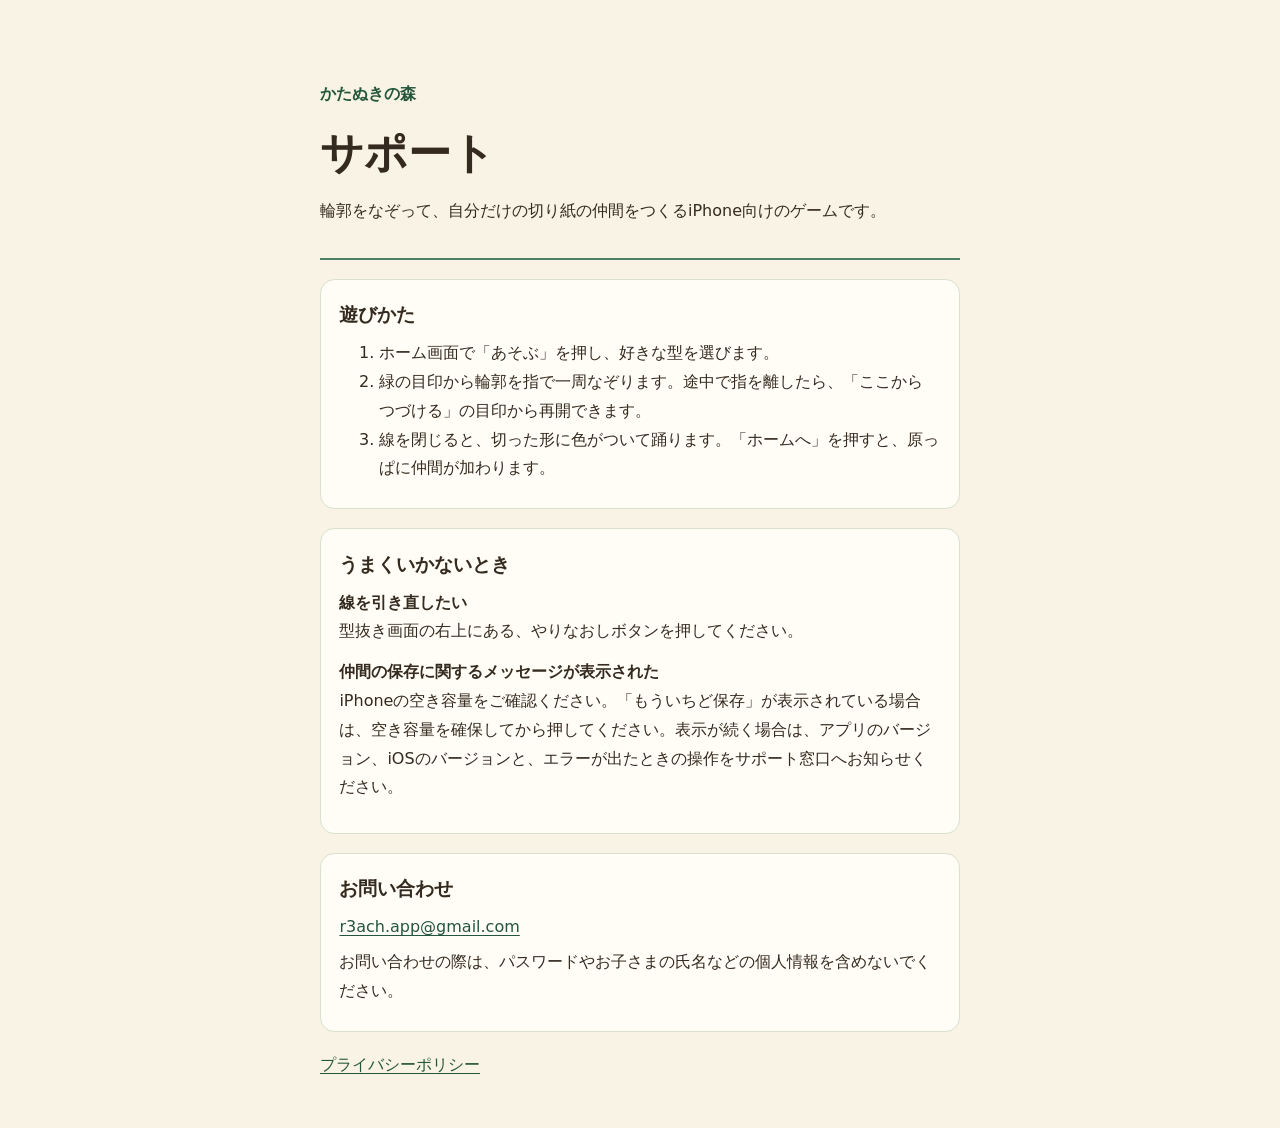
<file: katanuki-support/index.html>
<!doctype html>
<html lang="ja">
<meta charset="utf-8">
<meta name="viewport" content="width=device-width, initial-scale=1">
<title>かたぬきの森｜サポート</title>
<link rel="stylesheet" href="style.css">
<main>
  <header>
    <p class="app-name">かたぬきの森</p>
    <h1>サポート</h1>
    <p>輪郭をなぞって、自分だけの切り紙の仲間をつくるiPhone向けのゲームです。</p>
  </header>
  <section aria-labelledby="play">
    <h2 id="play">遊びかた</h2>
    <ol>
      <li>ホーム画面で「あそぶ」を押し、好きな型を選びます。</li>
      <li>緑の目印から輪郭を指で一周なぞります。途中で指を離したら、「ここから つづける」の目印から再開できます。</li>
      <li>線を閉じると、切った形に色がついて踊ります。「ホームへ」を押すと、原っぱに仲間が加わります。</li>
    </ol>
  </section>
  <section aria-labelledby="troubleshooting">
    <h2 id="troubleshooting">うまくいかないとき</h2>
    <dl>
      <dt>線を引き直したい</dt>
      <dd>型抜き画面の右上にある、やりなおしボタンを押してください。</dd>
      <dt>仲間の保存に関するメッセージが表示された</dt>
      <dd>iPhoneの空き容量をご確認ください。「もういちど保存」が表示されている場合は、空き容量を確保してから押してください。表示が続く場合は、アプリのバージョン、iOSのバージョンと、エラーが出たときの操作をサポート窓口へお知らせください。</dd>
    </dl>
  </section>
  <section aria-labelledby="contact">
    <h2 id="contact">お問い合わせ</h2>
    <p><a href="mailto:r3ach.app@gmail.com">r3ach.app@gmail.com</a></p>
    <p>お問い合わせの際は、パスワードやお子さまの氏名などの個人情報を含めないでください。</p>
  </section>
  <footer><a href="privacy.html">プライバシーポリシー</a></footer>
</main>
</html>
</file>
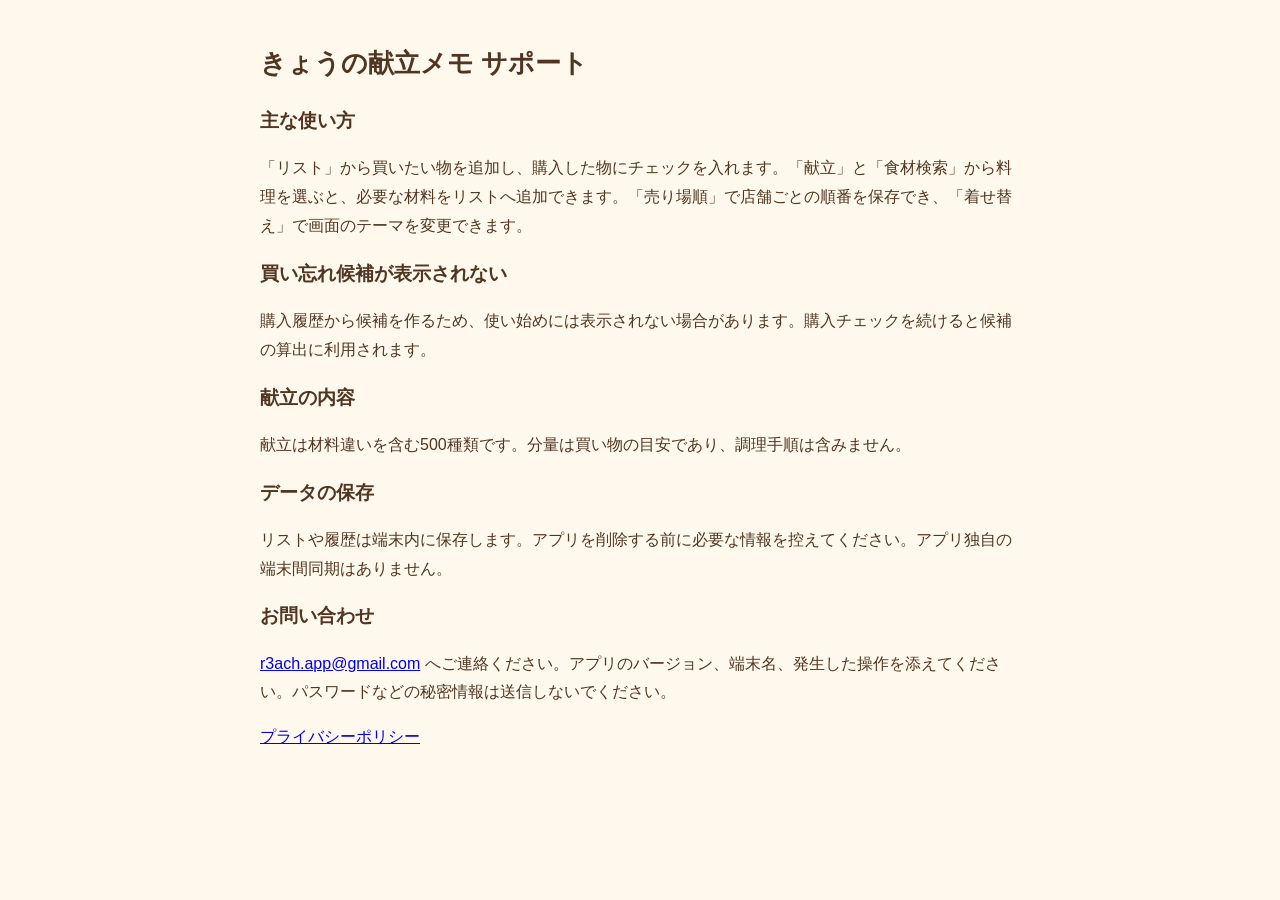
<file: kondate-memo/index.html>
<!doctype html><meta charset="utf-8"><meta name="viewport" content="width=device-width,initial-scale=1"><style>body{font-family:sans-serif;max-width:760px;margin:40px auto;padding:0 20px;line-height:1.8;color:#503522;background:#fff9ed}h1{font-size:26px}h2{font-size:19px}aside{background:#f5e5ca;padding:12px}</style><title>きょうの献立メモ サポート</title><h1>きょうの献立メモ サポート</h1><h2>主な使い方</h2><p>「リスト」から買いたい物を追加し、購入した物にチェックを入れます。「献立」と「食材検索」から料理を選ぶと、必要な材料をリストへ追加できます。「売り場順」で店舗ごとの順番を保存でき、「着せ替え」で画面のテーマを変更できます。</p><h2>買い忘れ候補が表示されない</h2><p>購入履歴から候補を作るため、使い始めには表示されない場合があります。購入チェックを続けると候補の算出に利用されます。</p><h2>献立の内容</h2><p>献立は材料違いを含む500種類です。分量は買い物の目安であり、調理手順は含みません。</p><h2>データの保存</h2><p>リストや履歴は端末内に保存します。アプリを削除する前に必要な情報を控えてください。アプリ独自の端末間同期はありません。</p><h2>お問い合わせ</h2><p><a href="mailto:r3ach.app@gmail.com">r3ach.app@gmail.com</a> へご連絡ください。アプリのバージョン、端末名、発生した操作を添えてください。パスワードなどの秘密情報は送信しないでください。</p><p><a href="privacy.html">プライバシーポリシー</a></p>
</file>
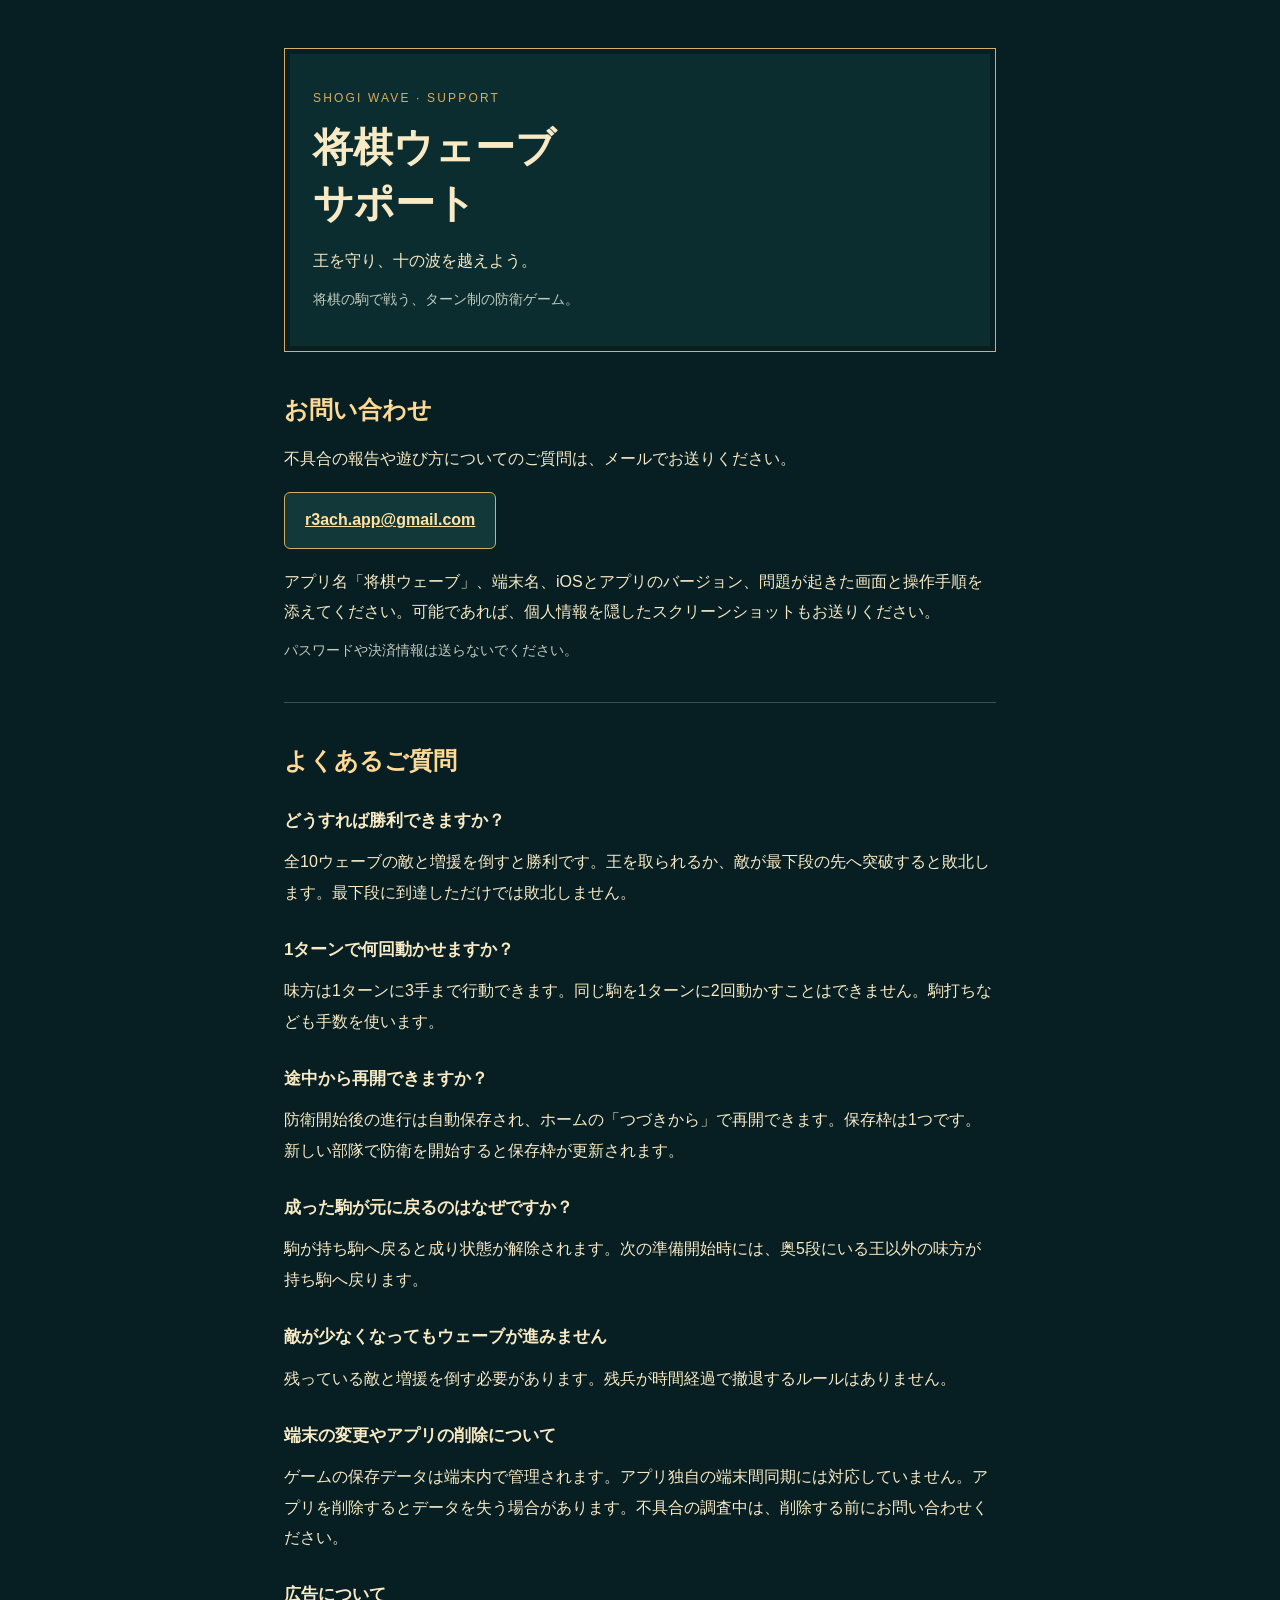
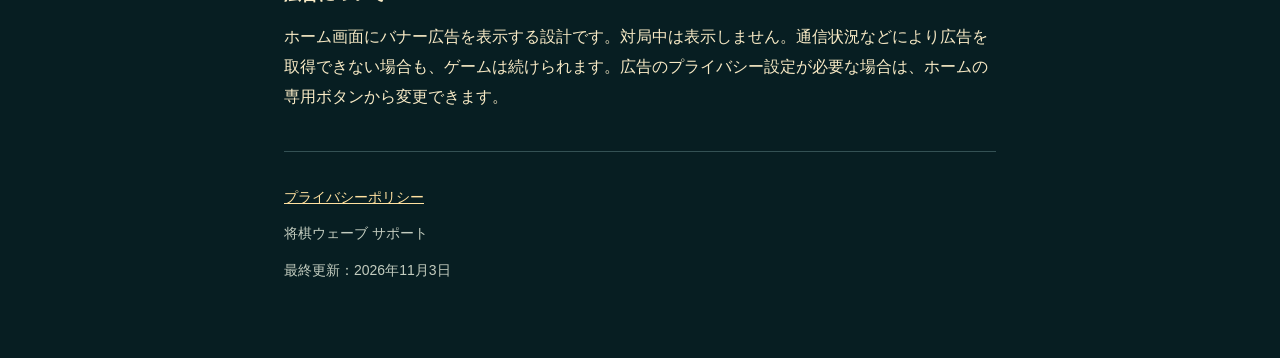
<file: shogi-wave/index.html>
<!doctype html>
<html lang="ja">
<head>
<meta charset="utf-8">
<meta name="viewport" content="width=device-width,initial-scale=1">
<meta name="description" content="将棋ウェーブのサポート。お問い合わせ、遊び方、保存データや広告についてのよくある質問。">
<title>将棋ウェーブ｜サポート</title>
<style>
:root{color-scheme:dark;--ink:#f8eac5;--muted:#c3ccbf;--gold:#d6ad62}*{box-sizing:border-box}body{margin:0;background:#071e22;color:var(--ink);font:16px/1.9 -apple-system,BlinkMacSystemFont,"Hiragino Kaku Gothic ProN",sans-serif}main{max-width:760px;margin:auto;padding:48px 24px 64px}header{border:1px solid var(--gold);padding:28px;background:#0c2d30;box-shadow:inset 0 0 0 5px #071e22}h1{font:700 clamp(28px,7vw,40px)/1.4 serif;margin:6px 0 14px}h2{font:700 24px/1.5 serif;margin:40px 0 16px;color:#ffda96}h3{font-size:17px;margin:26px 0 8px}p{margin:10px 0}.eyebrow{font-size:12px;letter-spacing:.18em;color:var(--gold)}a{color:#ffe1a0;overflow-wrap:anywhere}a:focus-visible{outline:3px solid #ffe1a0;outline-offset:5px}.contact{display:inline-block;padding:12px 20px;border:1px solid var(--gold);background:#12383a;border-radius:6px;font-weight:700;margin:8px 0}.note,footer{font-size:14px;color:var(--muted)}section{border-bottom:1px solid #345154;padding-bottom:28px}footer{margin-top:32px}@media(max-width:400px){main{padding:24px 18px}header{padding:22px}}
</style>
</head>
<body><main>
<header><p class="eyebrow">SHOGI WAVE · SUPPORT</p><h1>将棋ウェーブ<br>サポート</h1><p>王を守り、十の波を越えよう。</p><p class="note">将棋の駒で戦う、ターン制の防衛ゲーム。</p></header>
<section aria-labelledby="contact"><h2 id="contact">お問い合わせ</h2><p>不具合の報告や遊び方についてのご質問は、メールでお送りください。</p><a class="contact" href="mailto:r3ach.app@gmail.com?subject=%E5%B0%86%E6%A3%8B%E3%82%A6%E3%82%A7%E3%83%BC%E3%83%96%20%E3%81%8A%E5%95%8F%E3%81%84%E5%90%88%E3%82%8F%E3%81%9B">r3ach.app@gmail.com</a><p>アプリ名「将棋ウェーブ」、端末名、iOSとアプリのバージョン、問題が起きた画面と操作手順を添えてください。可能であれば、個人情報を隠したスクリーンショットもお送りください。</p><p class="note">パスワードや決済情報は送らないでください。</p></section>
<section aria-labelledby="faq"><h2 id="faq">よくあるご質問</h2>
<h3>どうすれば勝利できますか？</h3><p>全10ウェーブの敵と増援を倒すと勝利です。王を取られるか、敵が最下段の先へ突破すると敗北します。最下段に到達しただけでは敗北しません。</p>
<h3>1ターンで何回動かせますか？</h3><p>味方は1ターンに3手まで行動できます。同じ駒を1ターンに2回動かすことはできません。駒打ちなども手数を使います。</p>
<h3>途中から再開できますか？</h3><p>防衛開始後の進行は自動保存され、ホームの「つづきから」で再開できます。保存枠は1つです。新しい部隊で防衛を開始すると保存枠が更新されます。</p>
<h3>成った駒が元に戻るのはなぜですか？</h3><p>駒が持ち駒へ戻ると成り状態が解除されます。次の準備開始時には、奥5段にいる王以外の味方が持ち駒へ戻ります。</p>
<h3>敵が少なくなってもウェーブが進みません</h3><p>残っている敵と増援を倒す必要があります。残兵が時間経過で撤退するルールはありません。</p>
<h3>端末の変更やアプリの削除について</h3><p>ゲームの保存データは端末内で管理されます。アプリ独自の端末間同期には対応していません。アプリを削除するとデータを失う場合があります。不具合の調査中は、削除する前にお問い合わせください。</p>
<h3>広告について</h3><p>ホーム画面にバナー広告を表示する設計です。対局中は表示しません。通信状況などにより広告を取得できない場合も、ゲームは続けられます。広告のプライバシー設定が必要な場合は、ホームの専用ボタンから変更できます。</p>
</section>
<footer><p><a href="privacy.html">プライバシーポリシー</a></p><p>将棋ウェーブ サポート</p><p>最終更新：2026年11月3日</p></footer>
</main></body></html>
</file>
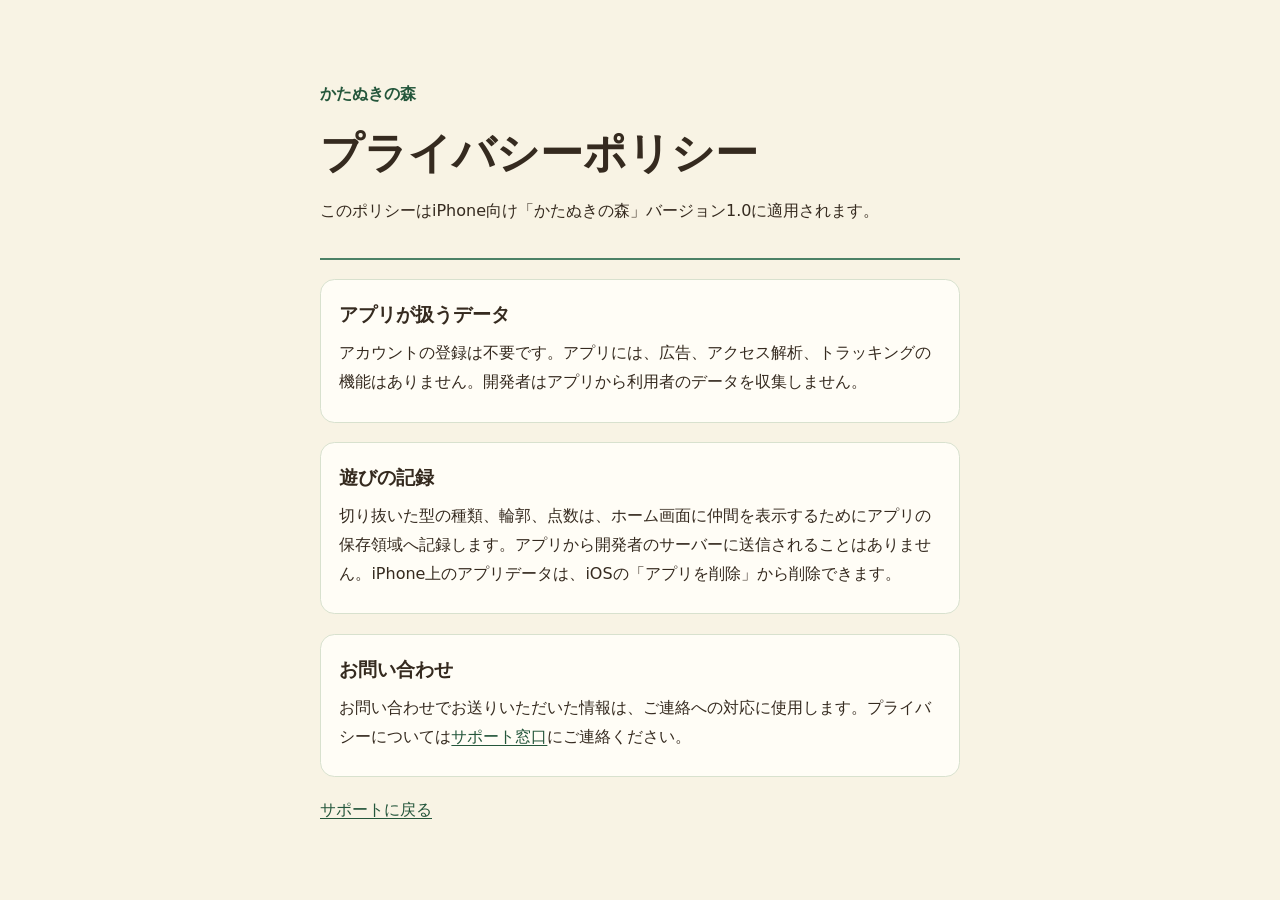
<file: katanuki-support/privacy.html>
<!doctype html>
<html lang="ja">
<meta charset="utf-8">
<meta name="viewport" content="width=device-width, initial-scale=1">
<title>かたぬきの森｜プライバシーポリシー</title>
<link rel="stylesheet" href="style.css">
<main>
  <header>
    <p class="app-name">かたぬきの森</p>
    <h1>プライバシーポリシー</h1>
    <p>このポリシーはiPhone向け「かたぬきの森」バージョン1.0に適用されます。</p>
  </header>
  <section aria-labelledby="collection">
    <h2 id="collection">アプリが扱うデータ</h2>
    <p>アカウントの登録は不要です。アプリには、広告、アクセス解析、トラッキングの機能はありません。開発者はアプリから利用者のデータを収集しません。</p>
  </section>
  <section aria-labelledby="save">
    <h2 id="save">遊びの記録</h2>
    <p>切り抜いた型の種類、輪郭、点数は、ホーム画面に仲間を表示するためにアプリの保存領域へ記録します。アプリから開発者のサーバーに送信されることはありません。iPhone上のアプリデータは、iOSの「アプリを削除」から削除できます。</p>
  </section>
  <section aria-labelledby="inquiry">
    <h2 id="inquiry">お問い合わせ</h2>
    <p>お問い合わせでお送りいただいた情報は、ご連絡への対応に使用します。プライバシーについては<a href="index.html#contact">サポート窓口</a>にご連絡ください。</p>
  </section>
  <footer><a href="index.html">サポートに戻る</a></footer>
</main>
</html>
</file>
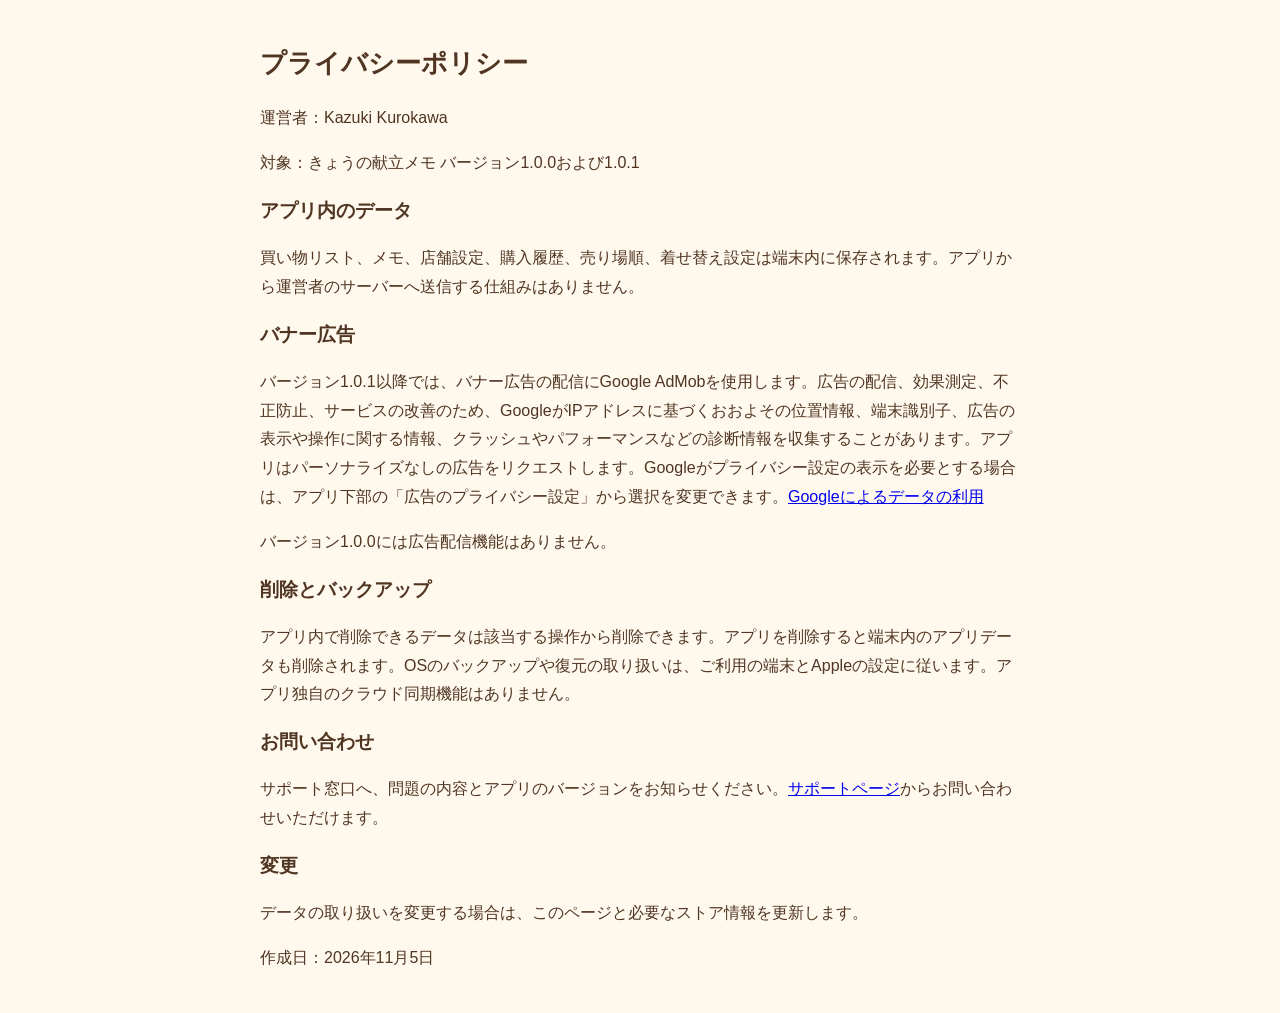
<file: kondate-memo/privacy.html>
<!doctype html><meta charset="utf-8"><meta name="viewport" content="width=device-width,initial-scale=1"><style>body{font-family:sans-serif;max-width:760px;margin:40px auto;padding:0 20px;line-height:1.8;color:#503522;background:#fff9ed}h1{font-size:26px}h2{font-size:19px}aside{background:#f5e5ca;padding:12px}</style><title>きょうの献立メモ プライバシーポリシー</title><h1>プライバシーポリシー</h1><p>運営者：Kazuki Kurokawa</p><p>対象：きょうの献立メモ バージョン1.0.0および1.0.1</p><h2>アプリ内のデータ</h2><p>買い物リスト、メモ、店舗設定、購入履歴、売り場順、着せ替え設定は端末内に保存されます。アプリから運営者のサーバーへ送信する仕組みはありません。</p><h2>バナー広告</h2><p>バージョン1.0.1以降では、バナー広告の配信にGoogle AdMobを使用します。広告の配信、効果測定、不正防止、サービスの改善のため、GoogleがIPアドレスに基づくおおよその位置情報、端末識別子、広告の表示や操作に関する情報、クラッシュやパフォーマンスなどの診断情報を収集することがあります。アプリはパーソナライズなしの広告をリクエストします。Googleがプライバシー設定の表示を必要とする場合は、アプリ下部の「広告のプライバシー設定」から選択を変更できます。<a href="https://policies.google.com/technologies/partner-sites?hl=ja">Googleによるデータの利用</a></p><p>バージョン1.0.0には広告配信機能はありません。</p><h2>削除とバックアップ</h2><p>アプリ内で削除できるデータは該当する操作から削除できます。アプリを削除すると端末内のアプリデータも削除されます。OSのバックアップや復元の取り扱いは、ご利用の端末とAppleの設定に従います。アプリ独自のクラウド同期機能はありません。</p><h2>お問い合わせ</h2><p>サポート窓口へ、問題の内容とアプリのバージョンをお知らせください。<a href="./">サポートページ</a>からお問い合わせいただけます。</p><h2>変更</h2><p>データの取り扱いを変更する場合は、このページと必要なストア情報を更新します。</p><p>作成日：2026年11月5日</p>
</file>
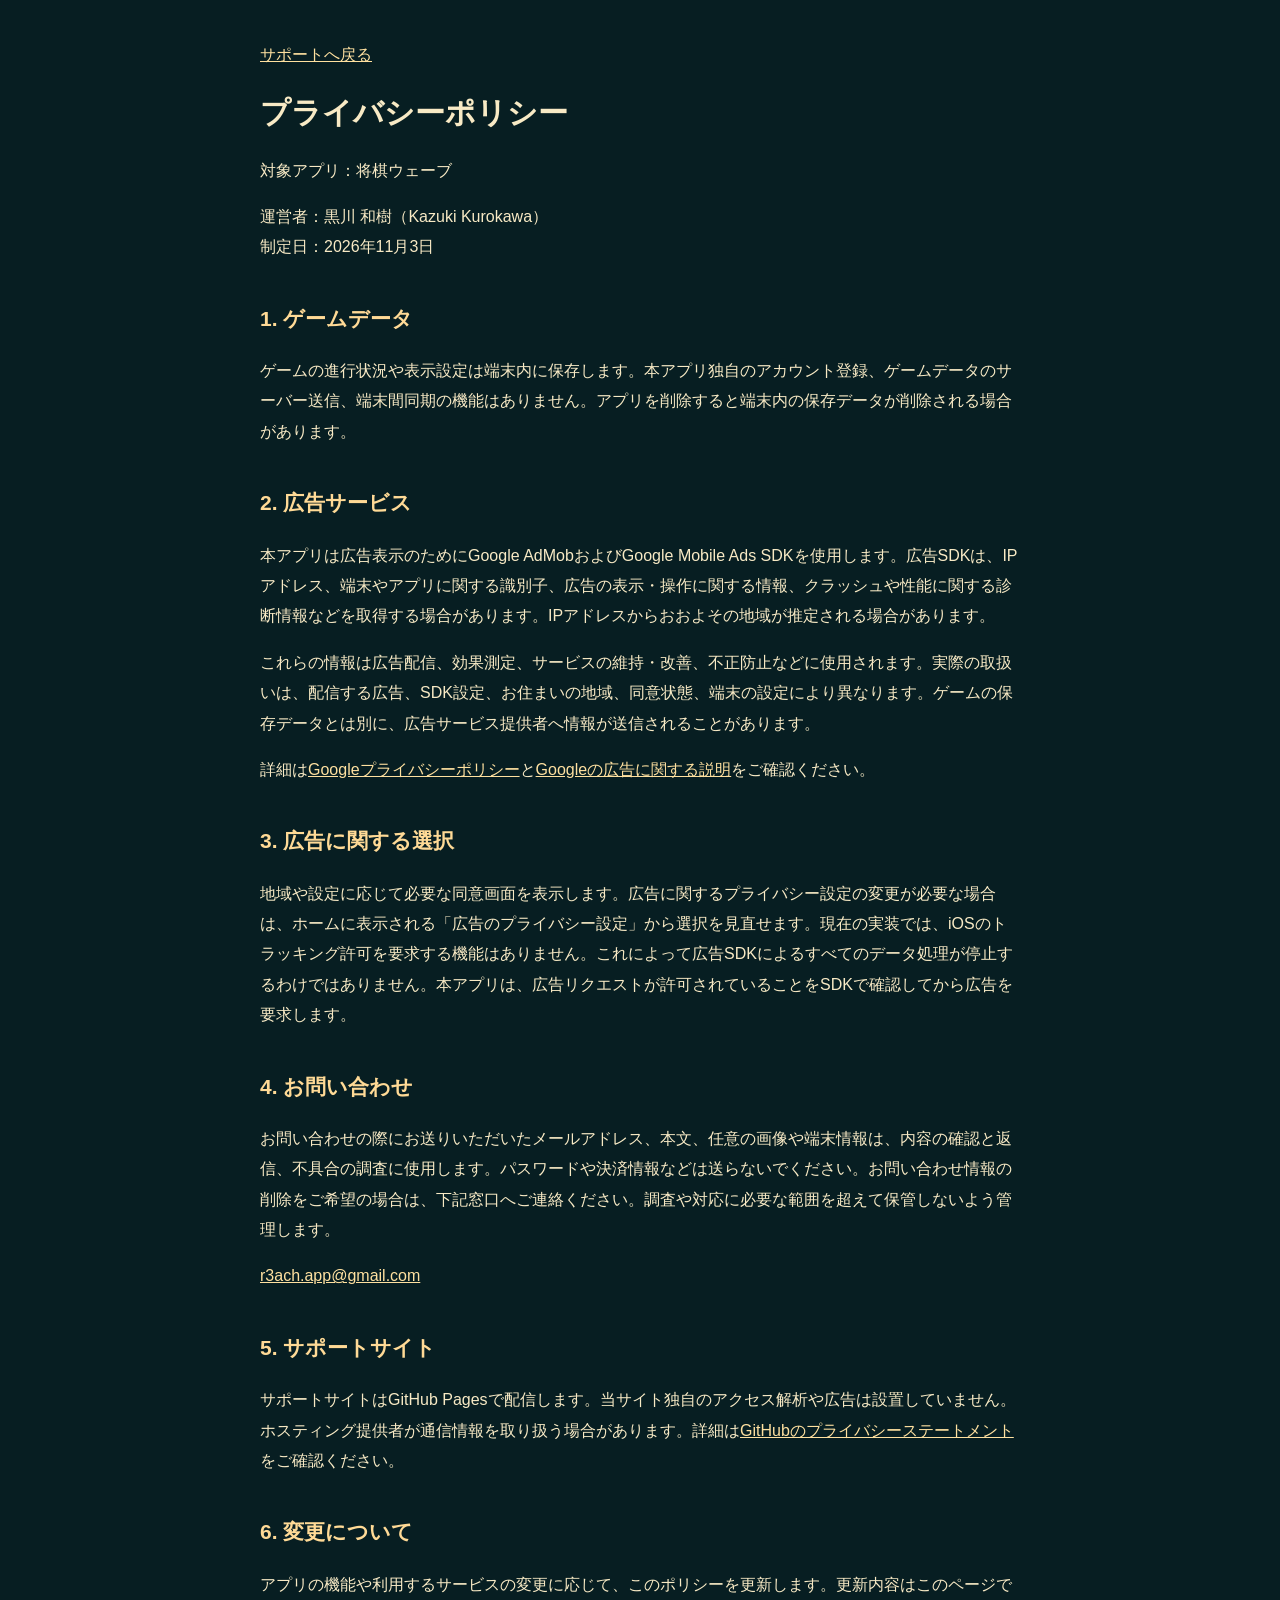
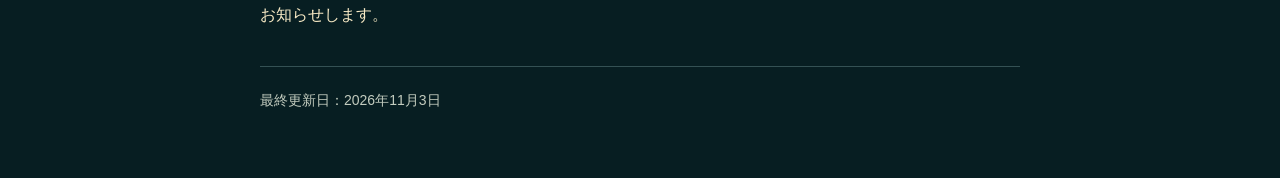
<file: shogi-wave/privacy.html>
<!doctype html>
<html lang="ja"><head><meta charset="utf-8"><meta name="viewport" content="width=device-width,initial-scale=1"><title>将棋ウェーブ｜プライバシーポリシー</title>
<style>:root{color-scheme:dark}body{margin:0;background:#071e22;color:#f8eac5;font:16px/1.9 -apple-system,BlinkMacSystemFont,sans-serif}main{max-width:760px;margin:auto;padding:40px 24px 64px}h1{font:700 30px/1.5 serif}h2{font-size:21px;color:#ffda96;margin-top:36px}a{color:#ffe1a0;overflow-wrap:anywhere}.draft{border:1px solid #d6ad62;padding:14px;background:#2b281c}footer{border-top:1px solid #345154;margin-top:36px;padding-top:20px;color:#c3ccbf;font-size:14px}</style></head>
<body><main><a href="index.html">サポートへ戻る</a><h1>プライバシーポリシー</h1><p>対象アプリ：将棋ウェーブ</p>
<p>運営者：黒川 和樹（Kazuki Kurokawa）<br>制定日：2026年11月3日</p>
<h2>1. ゲームデータ</h2><p>ゲームの進行状況や表示設定は端末内に保存します。本アプリ独自のアカウント登録、ゲームデータのサーバー送信、端末間同期の機能はありません。アプリを削除すると端末内の保存データが削除される場合があります。</p>
<h2>2. 広告サービス</h2><p>本アプリは広告表示のためにGoogle AdMobおよびGoogle Mobile Ads SDKを使用します。広告SDKは、IPアドレス、端末やアプリに関する識別子、広告の表示・操作に関する情報、クラッシュや性能に関する診断情報などを取得する場合があります。IPアドレスからおおよその地域が推定される場合があります。</p><p>これらの情報は広告配信、効果測定、サービスの維持・改善、不正防止などに使用されます。実際の取扱いは、配信する広告、SDK設定、お住まいの地域、同意状態、端末の設定により異なります。ゲームの保存データとは別に、広告サービス提供者へ情報が送信されることがあります。</p><p>詳細は<a href="https://policies.google.com/privacy?hl=ja">Googleプライバシーポリシー</a>と<a href="https://policies.google.com/technologies/ads?hl=ja">Googleの広告に関する説明</a>をご確認ください。</p>
<h2>3. 広告に関する選択</h2><p>地域や設定に応じて必要な同意画面を表示します。広告に関するプライバシー設定の変更が必要な場合は、ホームに表示される「広告のプライバシー設定」から選択を見直せます。現在の実装では、iOSのトラッキング許可を要求する機能はありません。これによって広告SDKによるすべてのデータ処理が停止するわけではありません。本アプリは、広告リクエストが許可されていることをSDKで確認してから広告を要求します。</p>
<h2>4. お問い合わせ</h2><p>お問い合わせの際にお送りいただいたメールアドレス、本文、任意の画像や端末情報は、内容の確認と返信、不具合の調査に使用します。パスワードや決済情報などは送らないでください。お問い合わせ情報の削除をご希望の場合は、下記窓口へご連絡ください。調査や対応に必要な範囲を超えて保管しないよう管理します。</p><p><a href="mailto:r3ach.app@gmail.com?subject=%E5%B0%86%E6%A3%8B%E3%82%A6%E3%82%A7%E3%83%BC%E3%83%96%20%E3%83%97%E3%83%A9%E3%82%A4%E3%83%90%E3%82%B7%E3%83%BC">r3ach.app@gmail.com</a></p>
<h2>5. サポートサイト</h2><p>サポートサイトはGitHub Pagesで配信します。当サイト独自のアクセス解析や広告は設置していません。ホスティング提供者が通信情報を取り扱う場合があります。詳細は<a href="https://docs.github.com/ja/site-policy/privacy-policies/github-general-privacy-statement">GitHubのプライバシーステートメント</a>をご確認ください。</p>
<h2>6. 変更について</h2><p>アプリの機能や利用するサービスの変更に応じて、このポリシーを更新します。更新内容はこのページでお知らせします。</p>
<footer>最終更新日：2026年11月3日</footer>
</main></body></html>
</file>
<file: katanuki-support/style.css>
:root {
  background: #f8f3e4;
  color: #352a1f;
  font: 100%/1.8 system-ui, sans-serif;
}

body {
  margin: 0;
}

main {
  box-sizing: border-box;
  max-width: 46rem;
  margin-inline: auto;
  padding: clamp(1rem, 5vw, 3rem);
}

header {
  padding-block: 1rem;
  border-bottom: 2px solid #4c8166;
}

.app-name {
  color: #24563b;
  font-weight: 700;
}

h1 {
  font-size: clamp(1.7rem, 6vw, 2.7rem);
  line-height: 1.3;
  margin-block: .3rem .75rem;
}

h2 {
  font-size: 1.2rem;
  margin-block: 0 .4rem;
}

section {
  margin-block: 1.2rem;
  padding: 1.15rem;
  border: 1px solid #d8e1ce;
  border-radius: .9rem;
  background: #fffdf6;
}

section p, section ol, section dl {
  margin-block: .4rem;
}

dt {
  font-weight: 700;
}

dd {
  margin: 0 0 .75rem;
}

a {
  color: #24563b;
  text-underline-offset: .16em;
}
</file>
